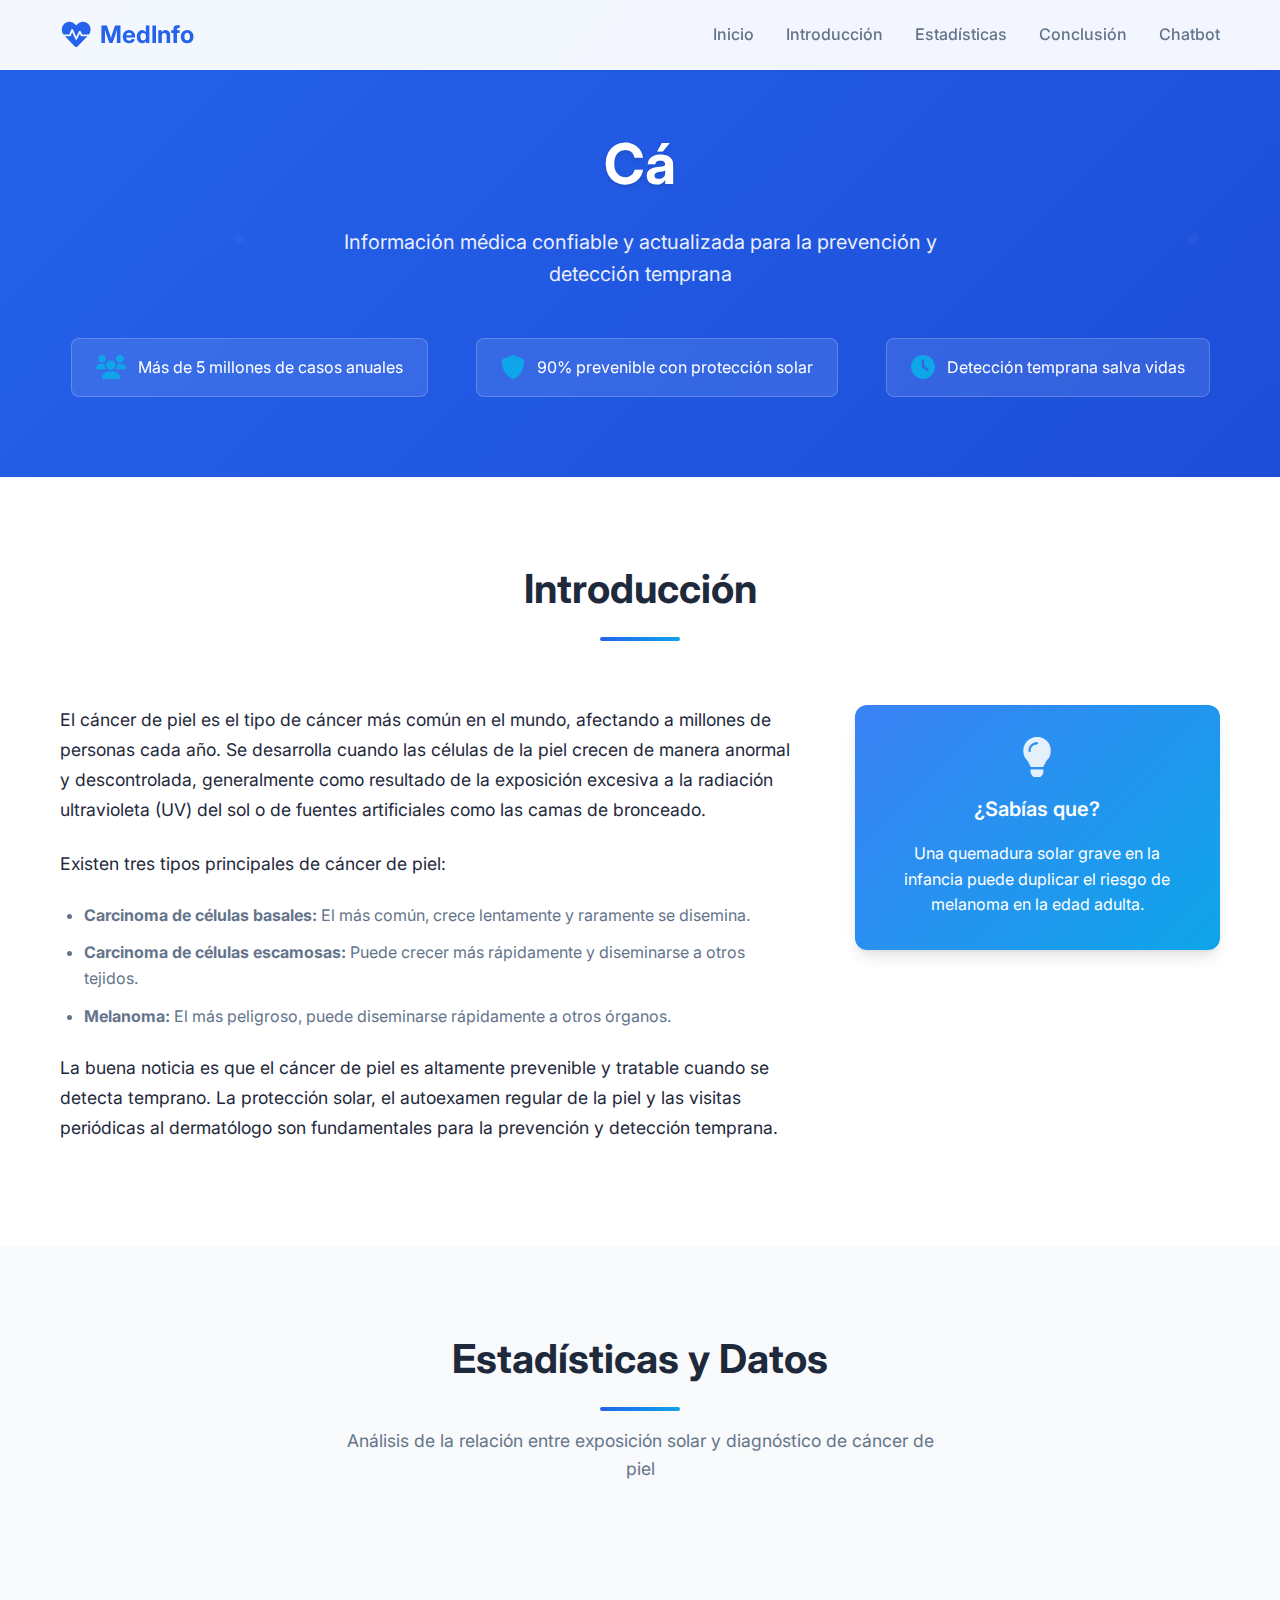
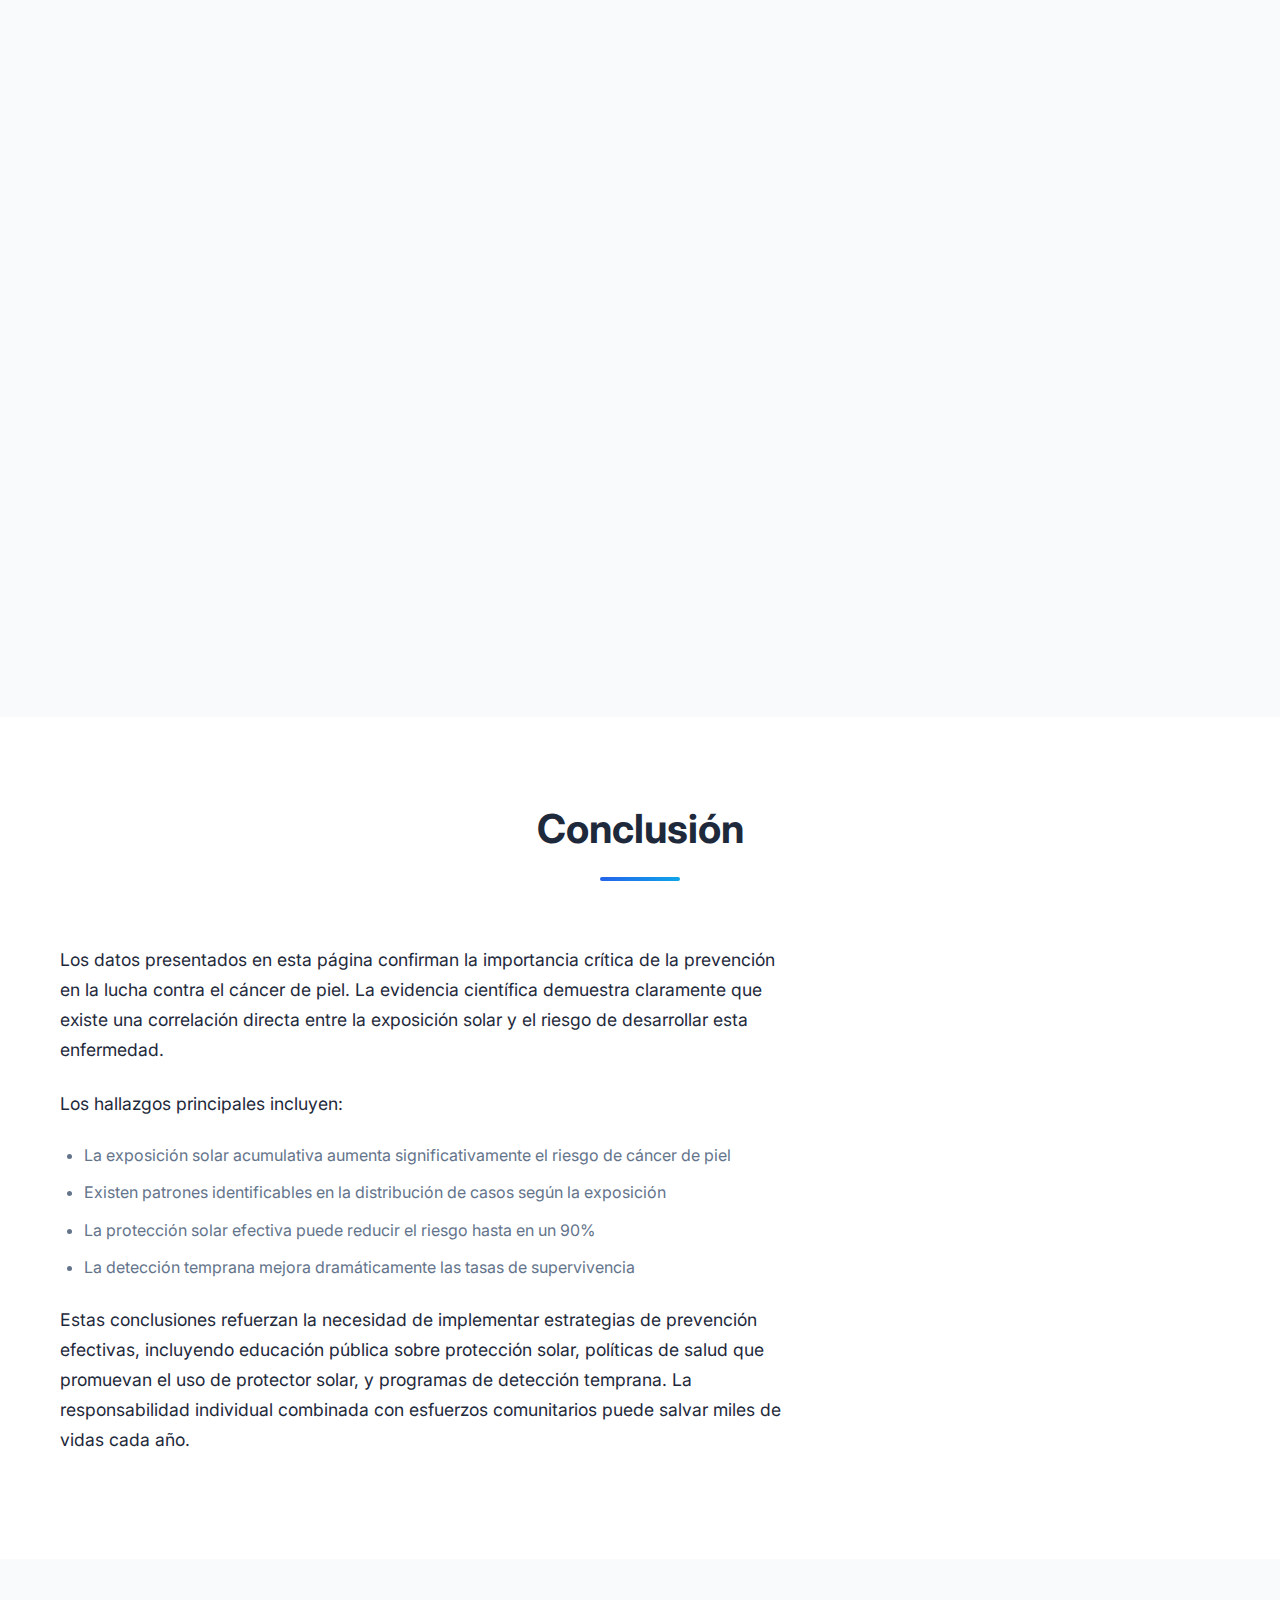
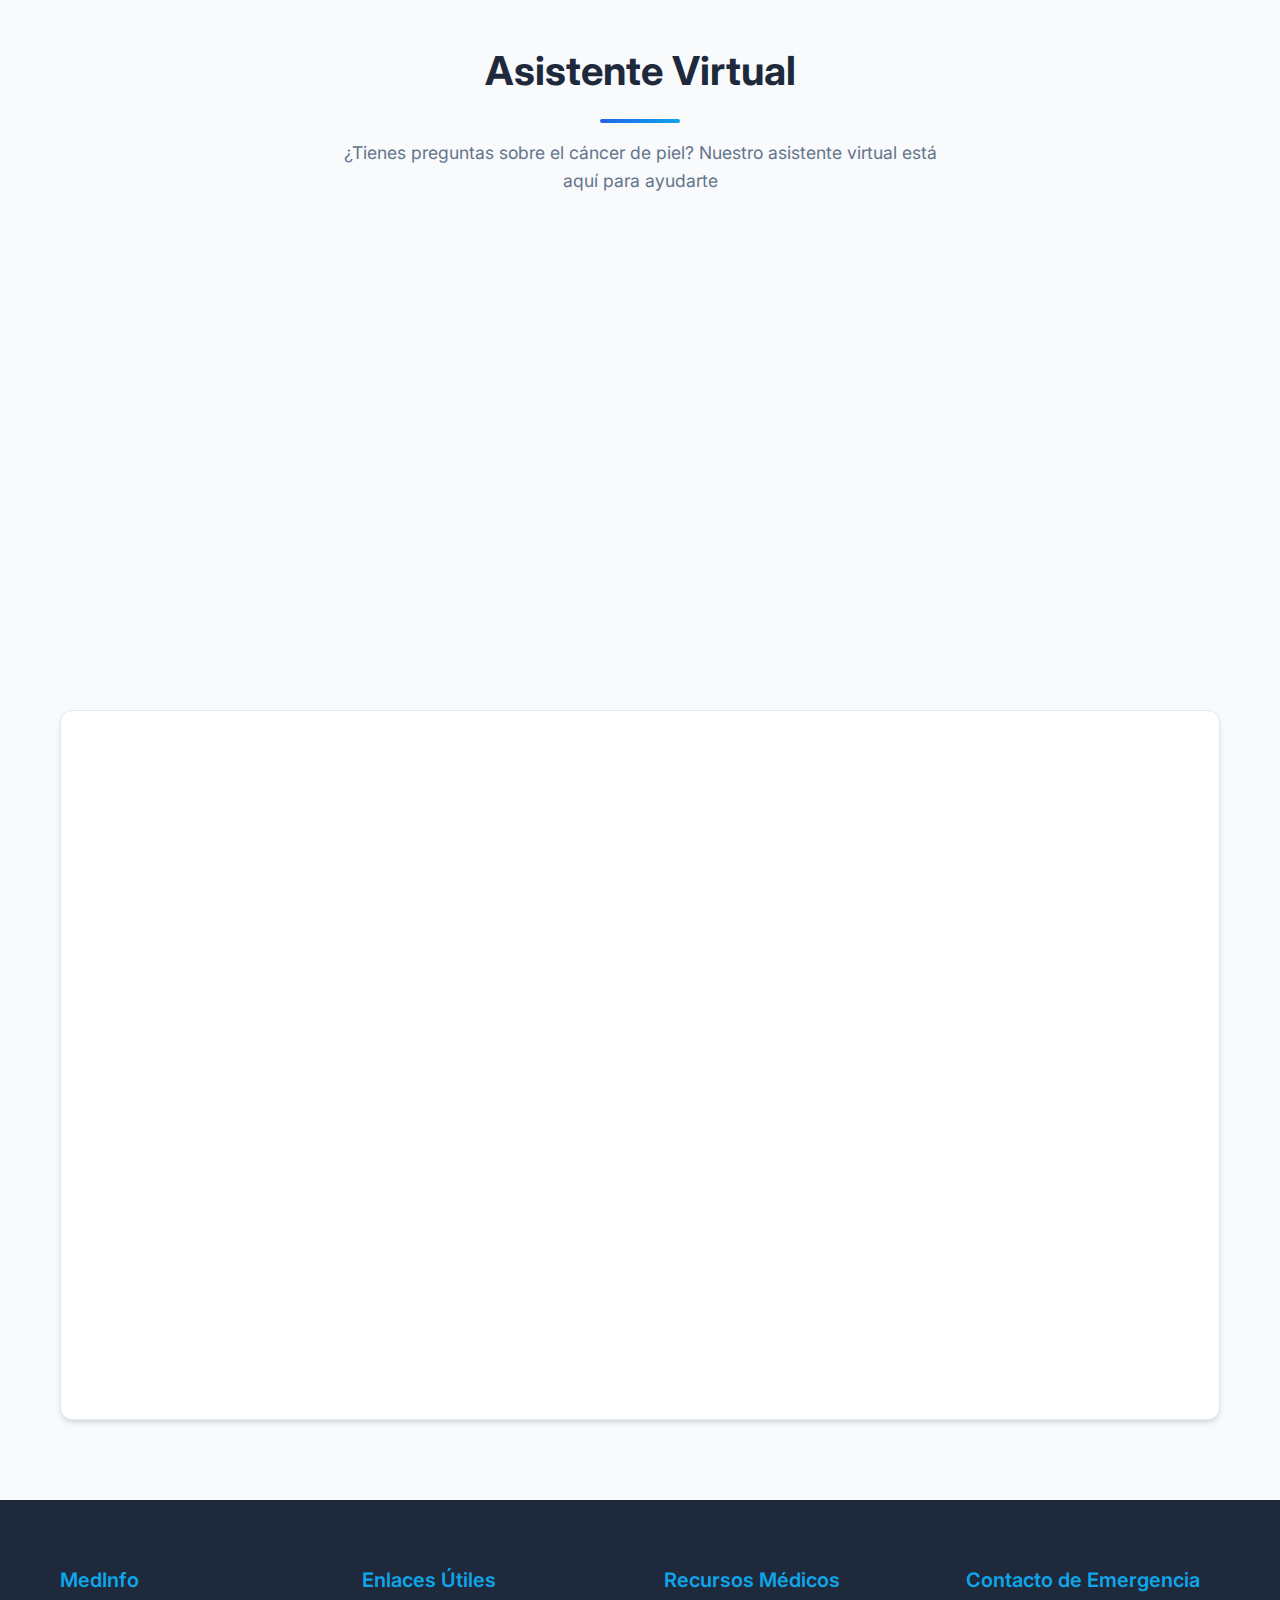
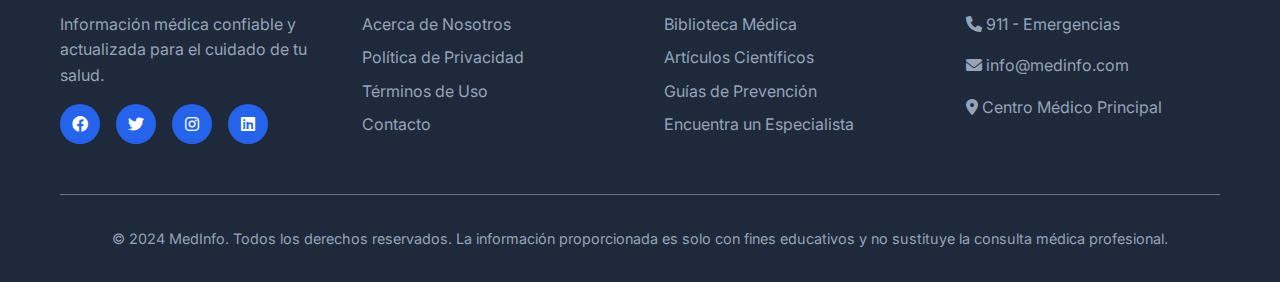
<file: index.html>
<!DOCTYPE html>
<html lang="es">
<head>
    <meta charset="UTF-8">
    <meta name="viewport" content="width=device-width, initial-scale=1.0">
    <title>Cáncer de Piel - Información Médica</title>
    <link rel="stylesheet" href="styles.css">
    <link href="https://fonts.googleapis.com/css2?family=Inter:wght@300;400;500;600;700&display=swap" rel="stylesheet">
    <link rel="stylesheet" href="https://cdnjs.cloudflare.com/ajax/libs/font-awesome/6.0.0/css/all.min.css">
</head>
<body>
    <!-- Header -->
    <header class="header">
        <div class="container">
            <div class="header-content">
                <div class="logo">
                    <i class="fas fa-heartbeat"></i>
                    <span>MedInfo</span>
                </div>
                <nav class="nav">
                    <a href="#inicio">Inicio</a>
                    <a href="#introduccion">Introducción</a>
                    <a href="#estadisticas">Estadísticas</a>
                    <a href="#conclusion">Conclusión</a>
                    <a href="#chatbot">Chatbot</a>
                </nav>
            </div>
        </div>
    </header>

    <!-- Hero Section -->
    <section id="inicio" class="hero">
        <div class="container">
            <div class="hero-content">
                <h1 class="hero-title">Cáncer de Piel</h1>
                <p class="hero-subtitle">Información médica confiable y actualizada para la prevención y detección temprana</p>
                <div class="hero-stats">
                    <div class="stat-item">
                        <i class="fas fa-users"></i>
                        <span>Más de 5 millones de casos anuales</span>
                    </div>
                    <div class="stat-item">
                        <i class="fas fa-shield-alt"></i>
                        <span>90% prevenible con protección solar</span>
                    </div>
                    <div class="stat-item">
                        <i class="fas fa-clock"></i>
                        <span>Detección temprana salva vidas</span>
                    </div>
                </div>
            </div>
        </div>
    </section>

    <!-- Introducción -->
    <section id="introduccion" class="section">
        <div class="container">
            <div class="section-header">
                <h2>Introducción</h2>
                <div class="section-divider"></div>
            </div>
            <div class="intro-content">
                <div class="intro-text">
                    <p>El cáncer de piel es el tipo de cáncer más común en el mundo, afectando a millones de personas cada año. Se desarrolla cuando las células de la piel crecen de manera anormal y descontrolada, generalmente como resultado de la exposición excesiva a la radiación ultravioleta (UV) del sol o de fuentes artificiales como las camas de bronceado.</p>
                    
                    <p>Existen tres tipos principales de cáncer de piel:</p>
                    <ul>
                        <li><strong>Carcinoma de células basales:</strong> El más común, crece lentamente y raramente se disemina.</li>
                        <li><strong>Carcinoma de células escamosas:</strong> Puede crecer más rápidamente y diseminarse a otros tejidos.</li>
                        <li><strong>Melanoma:</strong> El más peligroso, puede diseminarse rápidamente a otros órganos.</li>
                    </ul>
                    
                    <p>La buena noticia es que el cáncer de piel es altamente prevenible y tratable cuando se detecta temprano. La protección solar, el autoexamen regular de la piel y las visitas periódicas al dermatólogo son fundamentales para la prevención y detección temprana.</p>
                </div>
                <div class="intro-image">
                    <div class="info-card">
                        <i class="fas fa-lightbulb"></i>
                        <h3>¿Sabías que?</h3>
                        <p>Una quemadura solar grave en la infancia puede duplicar el riesgo de melanoma en la edad adulta.</p>
                    </div>
                </div>
            </div>
        </div>
    </section>

    <!-- Estadísticas -->
    <section id="estadisticas" class="section bg-light">
        <div class="container">
            <div class="section-header">
                <h2>Estadísticas y Datos</h2>
                <div class="section-divider"></div>
                <p>Análisis de la relación entre exposición solar y diagnóstico de cáncer de piel</p>
            </div>
            
            <div class="stats-grid">
                <div class="stat-card">
                    <div class="stat-image">
                        <img src="distribucion de horas de sol diarias por diagnostico de cancer de piel.jpg" alt="Distribución de horas de sol diarias por diagnóstico de cáncer de piel">
                    </div>
                    <div class="stat-content">
                        <h3>Distribución de Exposición Solar</h3>
                        <p>Este gráfico muestra la distribución de horas de exposición solar diaria en relación con los diferentes tipos de diagnóstico de cáncer de piel. Los datos revelan patrones importantes sobre cómo la exposición solar acumulativa afecta el riesgo de desarrollar la enfermedad.</p>
                        <div class="stat-highlights">
                            <div class="highlight">
                                <i class="fas fa-chart-line"></i>
                                <span>Análisis de patrones de exposición</span>
                            </div>
                            <div class="highlight">
                                <i class="fas fa-exclamation-triangle"></i>
                                <span>Identificación de grupos de riesgo</span>
                            </div>
                        </div>
                    </div>
                </div>

                <div class="stat-card">
                    <div class="stat-image">
                        <img src="horas de sol diarias vs probabilidad del cancer de piel.jpg" alt="Horas de sol diarias vs probabilidad del cáncer de piel">
                    </div>
                    <div class="stat-content">
                        <h3>Probabilidad vs Exposición Solar</h3>
                        <p>Esta visualización correlaciona directamente las horas de exposición solar diaria con la probabilidad de desarrollar cáncer de piel. Los resultados demuestran una relación clara entre la exposición UV y el riesgo de la enfermedad, proporcionando evidencia científica para las recomendaciones de protección solar.</p>
                        <div class="stat-highlights">
                            <div class="highlight">
                                <i class="fas fa-arrow-up"></i>
                                <span>Correlación directa con riesgo</span>
                            </div>
                            <div class="highlight">
                                <i class="fas fa-shield-alt"></i>
                                <span>Base para recomendaciones preventivas</span>
                            </div>
                        </div>
                    </div>
                </div>
            </div>
        </div>
    </section>

    <!-- Conclusión -->
    <section id="conclusion" class="section">
        <div class="container">
            <div class="section-header">
                <h2>Conclusión</h2>
                <div class="section-divider"></div>
            </div>
            <div class="conclusion-content">
                <div class="conclusion-text">
                    <p>Los datos presentados en esta página confirman la importancia crítica de la prevención en la lucha contra el cáncer de piel. La evidencia científica demuestra claramente que existe una correlación directa entre la exposición solar y el riesgo de desarrollar esta enfermedad.</p>
                    
                    <p>Los hallazgos principales incluyen:</p>
                    <ul>
                        <li>La exposición solar acumulativa aumenta significativamente el riesgo de cáncer de piel</li>
                        <li>Existen patrones identificables en la distribución de casos según la exposición</li>
                        <li>La protección solar efectiva puede reducir el riesgo hasta en un 90%</li>
                        <li>La detección temprana mejora dramáticamente las tasas de supervivencia</li>
                    </ul>
                    
                    <p>Estas conclusiones refuerzan la necesidad de implementar estrategias de prevención efectivas, incluyendo educación pública sobre protección solar, políticas de salud que promuevan el uso de protector solar, y programas de detección temprana. La responsabilidad individual combinada con esfuerzos comunitarios puede salvar miles de vidas cada año.</p>
                </div>
                <div class="conclusion-callout">
                    <div class="callout-card">
                        <i class="fas fa-hand-holding-heart"></i>
                        <h3>Tu Salud es Prioridad</h3>
                        <p>Recuerda: la prevención es siempre mejor que el tratamiento. Protege tu piel, protege tu vida.</p>
                        <div class="callout-actions">
                            <button class="btn btn-primary">Más Información</button>
                            <button class="btn btn-secondary">Contactar Especialista</button>
                        </div>
                    </div>
                </div>
            </div>
        </div>
    </section>

    <!-- Chatbot Section -->
    <section id="chatbot" class="section bg-light">
        <div class="container">
            <div class="section-header">
                <h2>Asistente Virtual</h2>
                <div class="section-divider"></div>
                <p>¿Tienes preguntas sobre el cáncer de piel? Nuestro asistente virtual está aquí para ayudarte</p>
            </div>
            
            <div class="chatbot-intro">
                <div class="chatbot-info">
                    <div class="chatbot-icon">
                        <i class="fas fa-robot"></i>
                    </div>
                    <div class="chatbot-text">
                        <h3>Asistente Médico Virtual</h3>
                        <p>Nuestro chatbot especializado puede responder tus dudas sobre:</p>
                        <ul>
                            <li>Síntomas y signos de alerta</li>
                            <li>Factores de riesgo y prevención</li>
                            <li>Tratamientos disponibles</li>
                            <li>Recomendaciones de protección solar</li>
                            <li>Cuándo consultar a un especialista</li>
                        </ul>
                        <p><strong>Nota:</strong> Este asistente proporciona información educativa general. Para diagnóstico y tratamiento específico, siempre consulta con un profesional de la salud.</p>
                    </div>
                </div>
            </div>
            
            <div class="chatbot-container">
                <iframe
                    src="https://www.chatbase.co/chatbot-iframe/w4R5m0epdlFoomBEEJwmw"
                    width="100%"
                    style="height: 100%; min-height: 700px"
                    frameborder="0"
                ></iframe>
            </div>
        </div>
    </section>

    <!-- Footer -->
    <footer class="footer">
        <div class="container">
            <div class="footer-content">
                <div class="footer-section">
                    <h4>MedInfo</h4>
                    <p>Información médica confiable y actualizada para el cuidado de tu salud.</p>
                    <div class="social-links">
                        <a href="#"><i class="fab fa-facebook"></i></a>
                        <a href="#"><i class="fab fa-twitter"></i></a>
                        <a href="#"><i class="fab fa-instagram"></i></a>
                        <a href="#"><i class="fab fa-linkedin"></i></a>
                    </div>
                </div>
                <div class="footer-section">
                    <h4>Enlaces Útiles</h4>
                    <ul>
                        <li><a href="#">Acerca de Nosotros</a></li>
                        <li><a href="#">Política de Privacidad</a></li>
                        <li><a href="#">Términos de Uso</a></li>
                        <li><a href="#">Contacto</a></li>
                    </ul>
                </div>
                <div class="footer-section">
                    <h4>Recursos Médicos</h4>
                    <ul>
                        <li><a href="#">Biblioteca Médica</a></li>
                        <li><a href="#">Artículos Científicos</a></li>
                        <li><a href="#">Guías de Prevención</a></li>
                        <li><a href="#">Encuentra un Especialista</a></li>
                    </ul>
                </div>
                <div class="footer-section">
                    <h4>Contacto de Emergencia</h4>
                    <p><i class="fas fa-phone"></i> 911 - Emergencias</p>
                    <p><i class="fas fa-envelope"></i> info@medinfo.com</p>
                    <p><i class="fas fa-map-marker-alt"></i> Centro Médico Principal</p>
                </div>
            </div>
            <div class="footer-bottom">
                <p>&copy; 2024 MedInfo. Todos los derechos reservados. La información proporcionada es solo con fines educativos y no sustituye la consulta médica profesional.</p>
            </div>
        </div>
    </footer>

    <script src="script.js"></script>
</body>
</html>
</file>
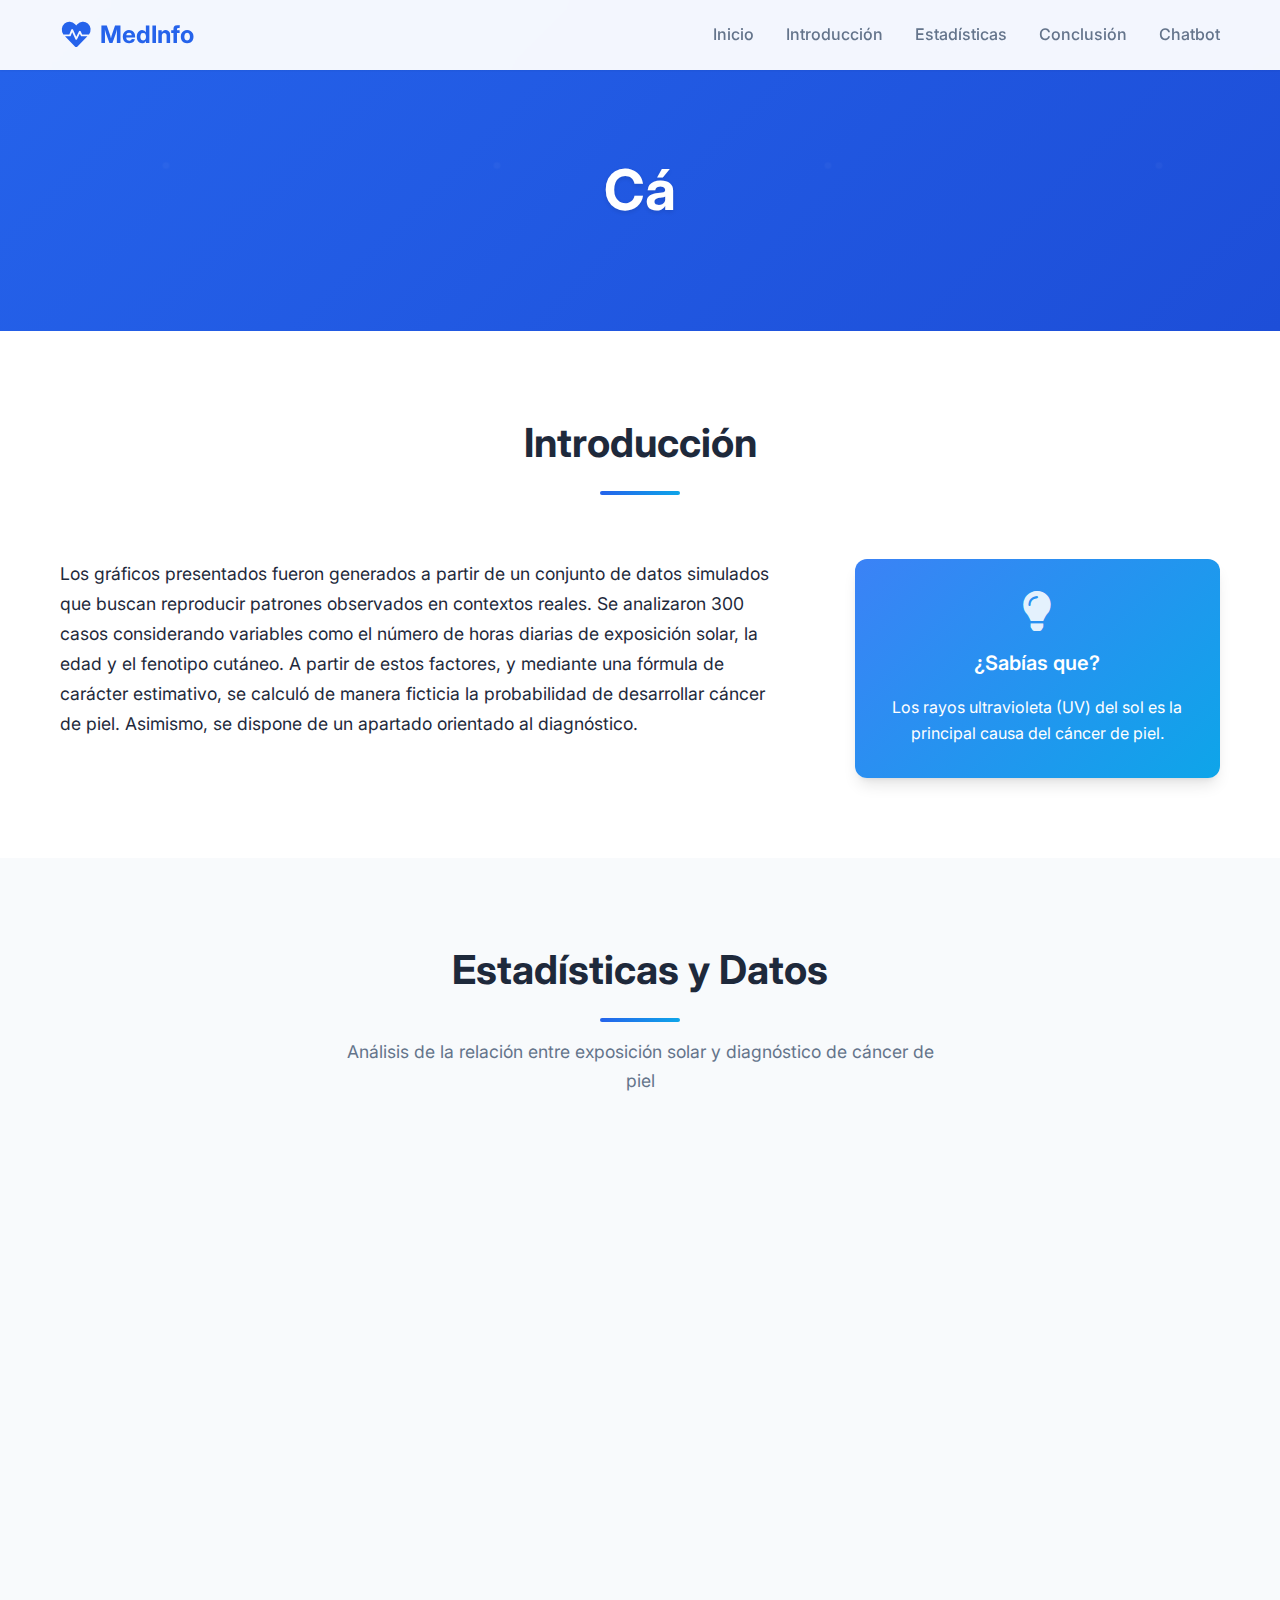
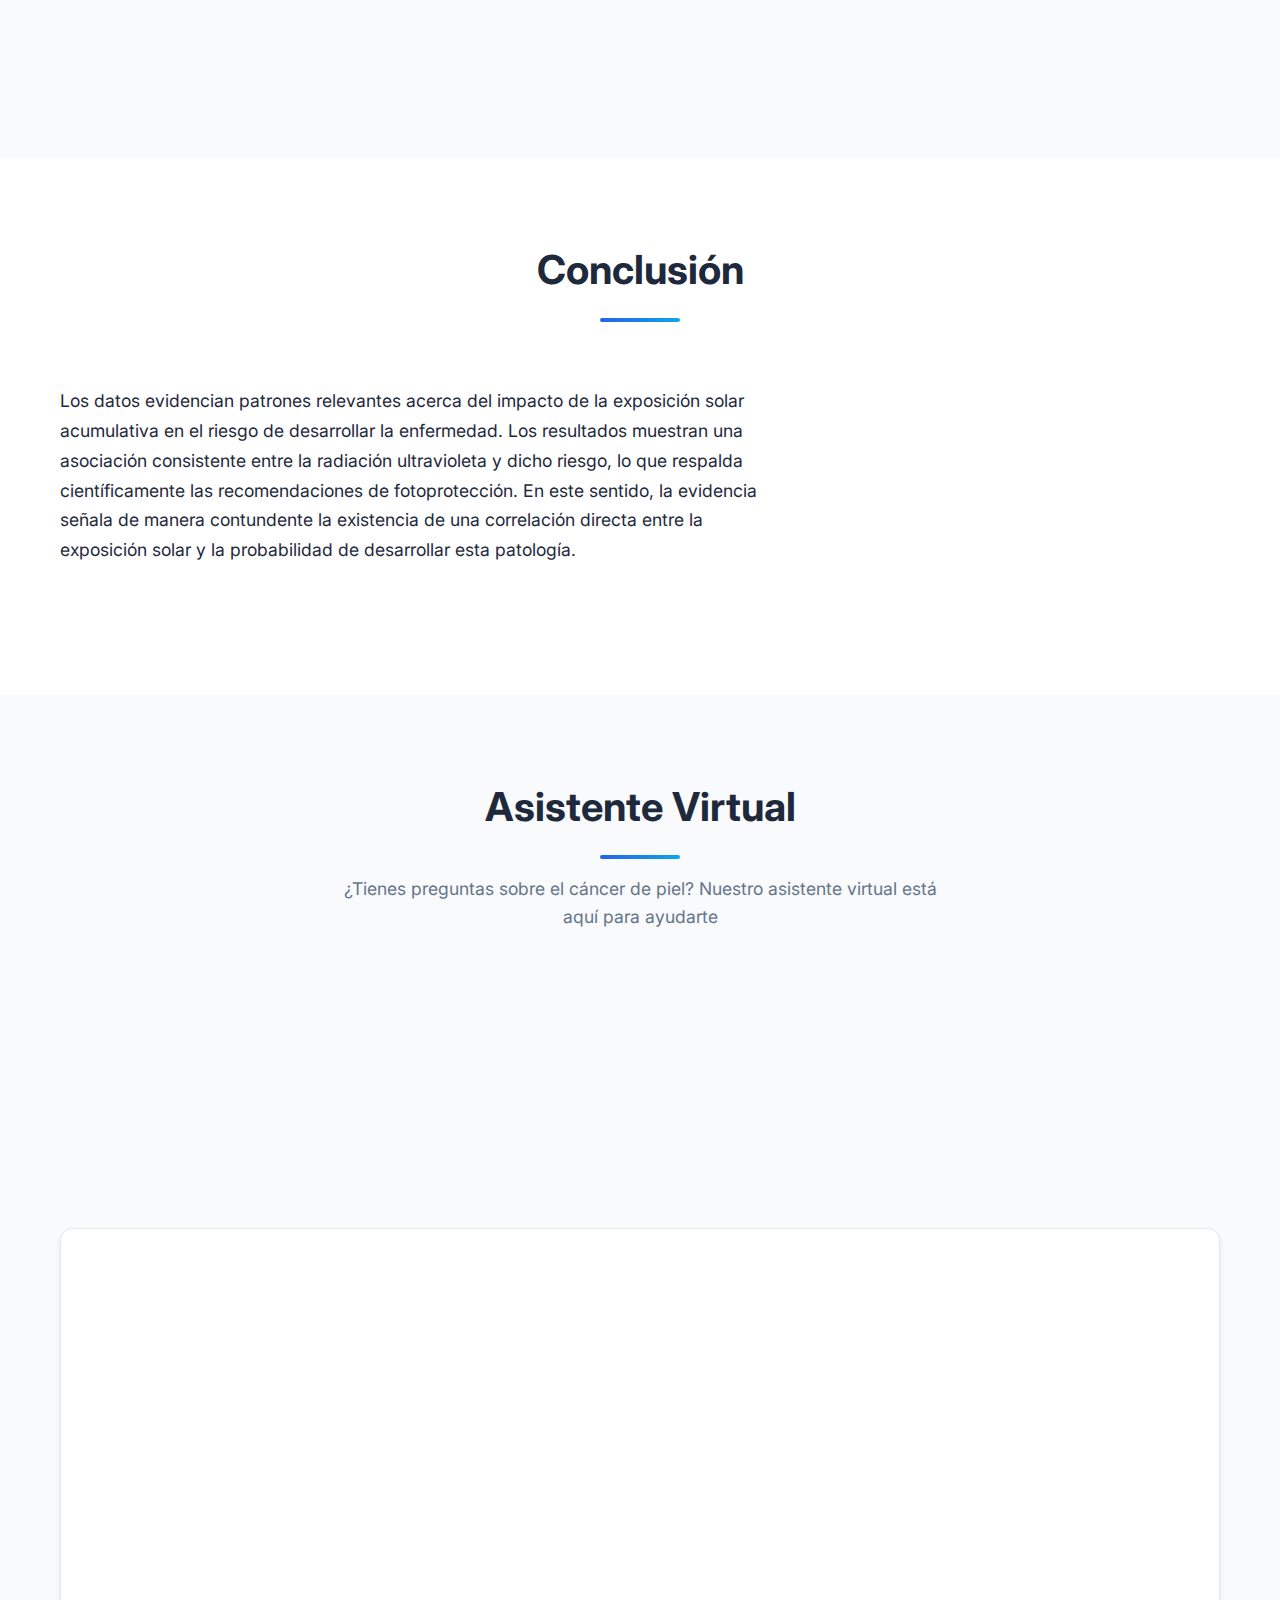
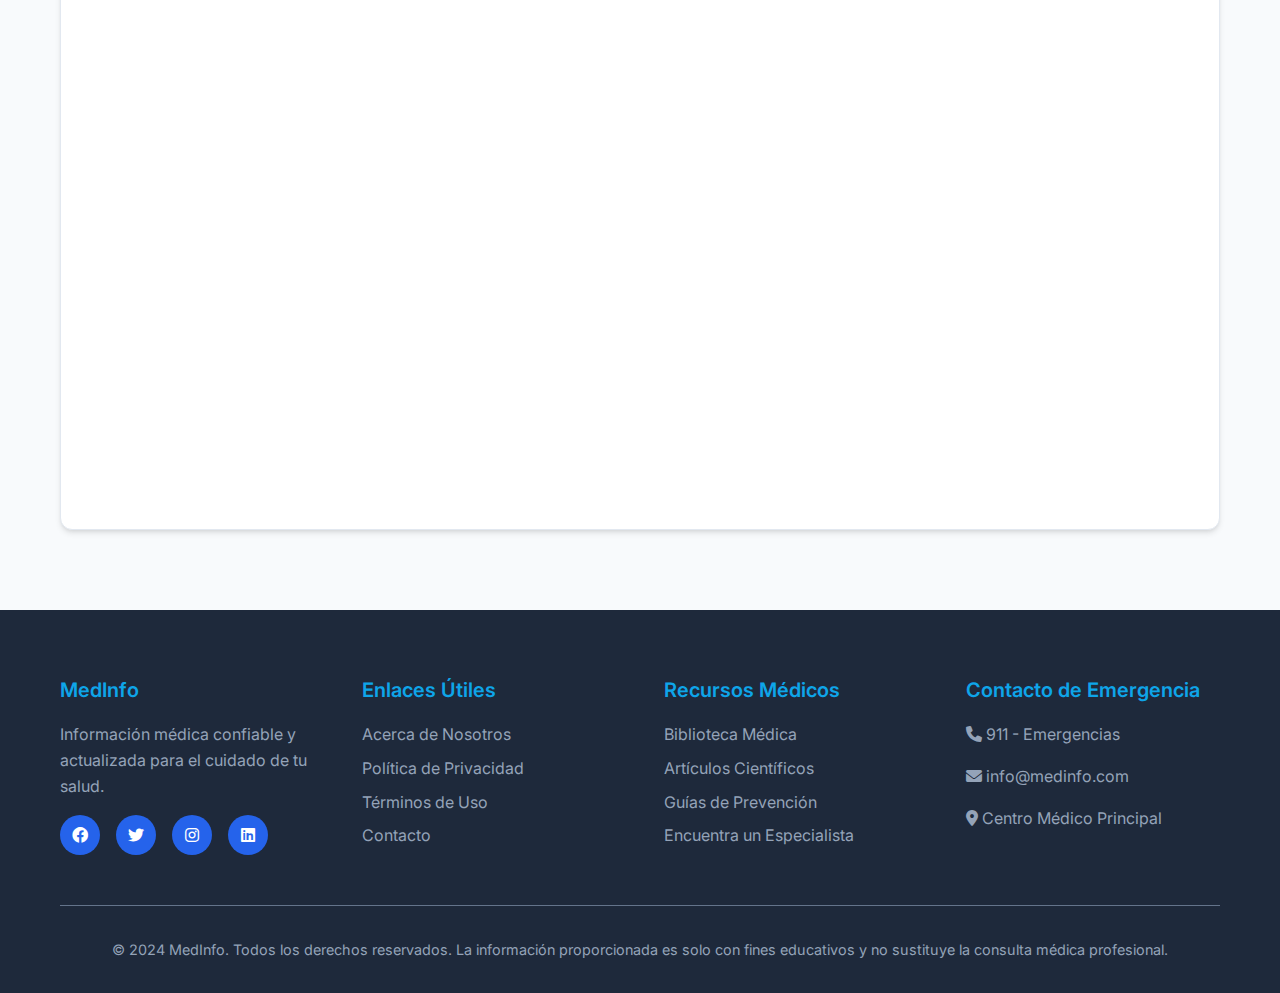
<file: index2.html>
<html lang="es"><head>
    <meta charset="UTF-8">
    <meta name="viewport" content="width=device-width, initial-scale=1.0">
    <title>Cáncer de Piel - Información Médica</title>
    <link rel="stylesheet" href="styles.css">
    <link href="https://fonts.googleapis.com/css2?family=Inter:wght@300;400;500;600;700&amp;display=swap" rel="stylesheet">
    <link rel="stylesheet" href="https://cdnjs.cloudflare.com/ajax/libs/font-awesome/6.0.0/css/all.min.css">
<style type="text/css" id="operaUserStyle"></style><style>
        .ripple {
            position: absolute;
            border-radius: 50%;
            background: rgba(255, 255, 255, 0.3);
            transform: scale(0);
            animation: ripple-animation 0.6s linear;
            pointer-events: none;
        }
        
        @keyframes ripple-animation {
            to {
                transform: scale(4);
                opacity: 0;
            }
        }
        
        .tooltip {
            position: absolute;
            background: var(--text-primary);
            color: white;
            padding: 0.5rem 1rem;
            border-radius: var(--border-radius);
            font-size: 0.875rem;
            z-index: 1000;
            pointer-events: none;
            white-space: nowrap;
        }
        
        .tooltip::after {
            content: '';
            position: absolute;
            top: 100%;
            left: 50%;
            transform: translateX(-50%);
            border: 5px solid transparent;
            border-top-color: var(--text-primary);
        }
        
        .mobile-menu-btn {
            display: none;
            background: none;
            border: none;
            font-size: 1.5rem;
            color: var(--primary-color);
            cursor: pointer;
            padding: 0.5rem;
        }
        
        .scroll-to-top {
            position: fixed;
            bottom: 2rem;
            right: 2rem;
            width: 50px;
            height: 50px;
            background: var(--primary-color);
            color: white;
            border: none;
            border-radius: 50%;
            cursor: pointer;
            opacity: 0;
            visibility: hidden;
            transition: all 0.3s ease;
            z-index: 1000;
            box-shadow: var(--shadow-lg);
        }
        
        .scroll-to-top.show {
            opacity: 1;
            visibility: visible;
        }
        
        .scroll-to-top:hover {
            background: var(--primary-dark);
            transform: translateY(-2px);
        }
        
        @media (max-width: 768px) {
            .mobile-menu-btn {
                display: block;
            }
            
            .mobile-nav {
                position: absolute;
                top: 100%;
                left: 0;
                right: 0;
                background: var(--bg-primary);
                flex-direction: column;
                padding: 1rem;
                box-shadow: var(--shadow-md);
                transform: translateY(-100%);
                opacity: 0;
                visibility: hidden;
                transition: all 0.3s ease;
            }
            
            .mobile-nav.active {
                transform: translateY(0);
                opacity: 1;
                visibility: visible;
            }
        }
    </style></head>
<body>
    <!-- Header -->
    <header class="header" style="background-color: rgba(255, 255, 255, 0.95); box-shadow: rgba(0, 0, 0, 0.05) 0px 1px 2px 0px;">
        <div class="container">
            <div class="header-content">
                <div class="logo">
                    <i class="fas fa-heartbeat"></i>
                    <span>MedInfo</span>
                </div>
                <nav class="nav">
                    <a href="#inicio">Inicio</a>
                    <a href="#introduccion">Introducción</a>
                    <a href="#estadisticas">Estadísticas</a>
                    <a href="#conclusion">Conclusión</a>
                    <a href="#chatbot">Chatbot</a>
                </nav>
            </div>
        </div>
    </header>

    <!-- Hero Section -->
    <section id="inicio" class="hero" style="transform: translateY(0px);"><br>
        
        <div class="container">
            <div class="hero-content">
                <h1 class="hero-title">Cáncer de Piel</h1>
                
                
            </div>
        </div>
    </section>

    <!-- Introducción -->
    <section id="introduccion" class="section">
        <div class="container">
            <div class="section-header">
                <h2>Introducción</h2>
                <div class="section-divider"></div>
            </div>
            <div class="intro-content">
                <div class="intro-text">
                    <p>Los gráficos presentados fueron generados a partir de un conjunto de datos simulados que buscan reproducir patrones observados en contextos reales. Se analizaron 300 casos considerando variables como el número de horas diarias de exposición solar, la edad y el fenotipo cutáneo. A partir de estos factores, y mediante una fórmula de carácter estimativo, se calculó de manera ficticia la probabilidad de desarrollar cáncer de piel. Asimismo, se dispone de un apartado orientado al diagnóstico.</p>
                    
                    
                    
                    
                    
                </div>
                <div class="intro-image">
                    <div class="info-card" style="opacity: 1; transform: translateY(0px); transition: opacity 0.6s, transform 0.6s;">
                        <i class="fas fa-lightbulb"></i>
                        <h3>¿Sabías que?</h3>
                        <p>Los rayos ultravioleta (UV) del sol es la principal causa del cáncer de piel.</p>
                    </div>
                </div>
            </div>
        </div>
    </section>

    <!-- Estadísticas -->
    <section id="estadisticas" class="section bg-light">
        <div class="container">
            <div class="section-header">
                <h2>Estadísticas y Datos</h2>
                <div class="section-divider"></div>
                <p>Análisis de la relación entre exposición solar y diagnóstico de cáncer de piel</p>
            </div>
            
            <div class="stats-grid">
                <div class="stat-card" style="opacity: 1; transform: translateY(0px); transition: opacity 0.6s, transform 0.6s;">
                    <div class="stat-image">
                        <img src="distribucion de horas de sol diarias por diagnostico de cancer de piel.jpg" alt="Distribución de horas de sol diarias por diagnóstico de cáncer de piel">
                    </div>
                    <div class="stat-content">
                        <h3>Distribución de Exposición Solar</h3>
                        <p>Este gráfico muestra la distribución de horas de exposición solar diaria en relación con los diferentes tipos de diagnóstico de cáncer de piel.</p>
                        
                    </div>
                </div>

                <div class="stat-card" style="opacity: 1; transform: translateY(0px); transition: opacity 0.6s, transform 0.6s;">
                    <div class="stat-image">
                        <img alt="Horas de sol diarias vs probabilidad del cáncer de piel" src="horas de sol diarias vs probabilidad del cancer de piel.jpg">
                    </div>
                    <div class="stat-content">
                        <h3>Probabilidad vs Exposición Solar</h3>
                        <p>Esta visualización correlaciona directamente las horas de exposición solar diaria con la probabilidad de desarrollar cáncer de piel.</p>
                        
                    </div>
                </div>
            </div>
        </div>
    </section>

    <!-- Conclusión -->
    <section id="conclusion" class="section">
        <div class="container">
            <div class="section-header">
                <h2>Conclusión</h2>
                <div class="section-divider"></div>
            </div>
            <div class="conclusion-content">
                <div class="conclusion-text">
                    <p>Los datos evidencian patrones relevantes acerca del impacto de la exposición solar acumulativa en el riesgo de desarrollar la enfermedad. Los resultados muestran una asociación consistente entre la radiación ultravioleta y dicho riesgo, lo que respalda científicamente las recomendaciones de fotoprotección. En este sentido, la evidencia señala de manera contundente la existencia de una correlación directa entre la exposición solar y la probabilidad de desarrollar esta patología.</p>
                    
                    
                    
                    
                    
                </div>
                <div class="conclusion-callout">
                    <div class="callout-card" style="opacity: 1; transform: translateY(0px); transition: opacity 0.6s, transform 0.6s;">
                        <i class="fas fa-hand-holding-heart"></i>
                        
                        <p>La prevención es siempre mejor que el tratamiento. Protege tu piel, protege tu vida.</p>
                        
                    </div>
                </div>
            </div>
        </div>
    </section>

    <!-- Chatbot Section -->
    <section id="chatbot" class="section bg-light">
        <div class="container">
            <div class="section-header">
                <h2>Asistente Virtual</h2>
                <div class="section-divider"></div>
                <p>¿Tienes preguntas sobre el cáncer de piel? Nuestro asistente virtual está aquí para ayudarte</p>
            </div>
            
            <div class="chatbot-intro">
                <div class="chatbot-info" style="opacity: 1; transform: translateY(0px); transition: opacity 0.6s, transform 0.6s;">
                    <div class="chatbot-icon">
                        <i class="fas fa-robot"></i>
                    </div>
                    <div class="chatbot-text">
                        <h3>Asistente Médico Virtual</h3>
                        <p>El chatbot tiene como propósito resolver inquietudes relacionadas con el cáncer de piel, así como ofrecer información acerca del proceso seguido para la elaboración de la gráfica presentada en esta página.</p>
                        
                        
                    </div>
                </div>
            </div>
            
            <div class="chatbot-container">
                <iframe src="https://www.chatbase.co/chatbot-iframe/w4R5m0epdlFoomBEEJwmw" width="100%" style="height: 100%; min-height: 700px" frameborder="0"></iframe>
            </div>
        </div>
    </section>

    <!-- Footer -->
    <footer class="footer">
        <div class="container">
            <div class="footer-content">
                <div class="footer-section">
                    <h4>MedInfo</h4>
                    <p>Información médica confiable y actualizada para el cuidado de tu salud.</p>
                    <div class="social-links">
                        <a href="#"><i class="fab fa-facebook"></i></a>
                        <a href="#"><i class="fab fa-twitter"></i></a>
                        <a href="#"><i class="fab fa-instagram"></i></a>
                        <a href="#"><i class="fab fa-linkedin"></i></a>
                    </div>
                </div>
                <div class="footer-section">
                    <h4>Enlaces Útiles</h4>
                    <ul>
                        <li><a href="#">Acerca de Nosotros</a></li>
                        <li><a href="#">Política de Privacidad</a></li>
                        <li><a href="#">Términos de Uso</a></li>
                        <li><a href="#">Contacto</a></li>
                    </ul>
                </div>
                <div class="footer-section">
                    <h4>Recursos Médicos</h4>
                    <ul>
                        <li><a href="#">Biblioteca Médica</a></li>
                        <li><a href="#">Artículos Científicos</a></li>
                        <li><a href="#">Guías de Prevención</a></li>
                        <li><a href="#">Encuentra un Especialista</a></li>
                    </ul>
                </div>
                <div class="footer-section">
                    <h4>Contacto de Emergencia</h4>
                    <p><i class="fas fa-phone"></i> 911 - Emergencias</p>
                    <p><i class="fas fa-envelope"></i> info@medinfo.com</p>
                    <p><i class="fas fa-map-marker-alt"></i> Centro Médico Principal</p>
                </div>
            </div>
            <div class="footer-bottom">
                <p>© 2024 MedInfo. Todos los derechos reservados. La información proporcionada es solo con fines educativos y no sustituye la consulta médica profesional.</p>
            </div>
        </div>
    </footer>

    <script src="script.js"></script>


<button class="scroll-to-top"><i class="fas fa-arrow-up"></i></button></body></html>
</file>
<file: styles.css>
/* Reset y configuración base */
* {
    margin: 0;
    padding: 0;
    box-sizing: border-box;
}

:root {
    --primary-color: #2563eb;
    --primary-dark: #1d4ed8;
    --primary-light: #3b82f6;
    --secondary-color: #64748b;
    --accent-color: #0ea5e9;
    --success-color: #10b981;
    --warning-color: #f59e0b;
    --danger-color: #ef4444;
    --text-primary: #1e293b;
    --text-secondary: #64748b;
    --text-light: #94a3b8;
    --bg-primary: #ffffff;
    --bg-secondary: #f8fafc;
    --bg-light: #f1f5f9;
    --border-color: #e2e8f0;
    --shadow-sm: 0 1px 2px 0 rgb(0 0 0 / 0.05);
    --shadow-md: 0 4px 6px -1px rgb(0 0 0 / 0.1), 0 2px 4px -2px rgb(0 0 0 / 0.1);
    --shadow-lg: 0 10px 15px -3px rgb(0 0 0 / 0.1), 0 4px 6px -4px rgb(0 0 0 / 0.1);
    --shadow-xl: 0 20px 25px -5px rgb(0 0 0 / 0.1), 0 8px 10px -6px rgb(0 0 0 / 0.1);
    --border-radius: 8px;
    --border-radius-lg: 12px;
    --transition: all 0.3s ease;
}

body {
    font-family: 'Inter', -apple-system, BlinkMacSystemFont, 'Segoe UI', Roboto, sans-serif;
    line-height: 1.6;
    color: var(--text-primary);
    background-color: var(--bg-primary);
    font-size: 16px;
}

.container {
    max-width: 1200px;
    margin: 0 auto;
    padding: 0 20px;
}

/* Header */
.header {
    background: var(--bg-primary);
    box-shadow: var(--shadow-sm);
    position: fixed;
    top: 0;
    left: 0;
    right: 0;
    z-index: 1000;
    backdrop-filter: blur(10px);
    background-color: rgba(255, 255, 255, 0.95);
}

.header-content {
    display: flex;
    justify-content: space-between;
    align-items: center;
    padding: 1rem 0;
}

.logo {
    display: flex;
    align-items: center;
    gap: 0.5rem;
    font-size: 1.5rem;
    font-weight: 700;
    color: var(--primary-color);
}

.logo i {
    font-size: 1.8rem;
}

.nav {
    display: flex;
    gap: 2rem;
}

.nav a {
    text-decoration: none;
    color: var(--text-secondary);
    font-weight: 500;
    transition: var(--transition);
    position: relative;
}

.nav a:hover {
    color: var(--primary-color);
}

.nav a::after {
    content: '';
    position: absolute;
    bottom: -5px;
    left: 0;
    width: 0;
    height: 2px;
    background: var(--primary-color);
    transition: var(--transition);
}

.nav a:hover::after {
    width: 100%;
}

/* Hero Section */
.hero {
    background: linear-gradient(135deg, var(--primary-color) 0%, var(--primary-dark) 100%);
    color: white;
    padding: 120px 0 80px;
    text-align: center;
    position: relative;
    overflow: hidden;
}

.hero::before {
    content: '';
    position: absolute;
    top: 0;
    left: 0;
    right: 0;
    bottom: 0;
    background: url('data:image/svg+xml,<svg xmlns="http://www.w3.org/2000/svg" viewBox="0 0 100 100"><defs><pattern id="grain" width="100" height="100" patternUnits="userSpaceOnUse"><circle cx="50" cy="50" r="1" fill="white" opacity="0.1"/></pattern></defs><rect width="100" height="100" fill="url(%23grain)"/></svg>');
    opacity: 0.3;
}

.hero-content {
    position: relative;
    z-index: 2;
}

.hero-title {
    font-size: 3.5rem;
    font-weight: 700;
    margin-bottom: 1rem;
    text-shadow: 0 2px 4px rgba(0, 0, 0, 0.1);
}

.hero-subtitle {
    font-size: 1.25rem;
    margin-bottom: 3rem;
    opacity: 0.9;
    max-width: 600px;
    margin-left: auto;
    margin-right: auto;
}

.hero-stats {
    display: flex;
    justify-content: center;
    gap: 3rem;
    flex-wrap: wrap;
}

.stat-item {
    display: flex;
    align-items: center;
    gap: 0.75rem;
    background: rgba(255, 255, 255, 0.1);
    padding: 1rem 1.5rem;
    border-radius: var(--border-radius);
    backdrop-filter: blur(10px);
    border: 1px solid rgba(255, 255, 255, 0.2);
}

.stat-item i {
    font-size: 1.5rem;
    color: var(--accent-color);
}

/* Sections */
.section {
    padding: 80px 0;
}

.section.bg-light {
    background-color: var(--bg-secondary);
}

.section-header {
    text-align: center;
    margin-bottom: 4rem;
}

.section-header h2 {
    font-size: 2.5rem;
    font-weight: 700;
    color: var(--text-primary);
    margin-bottom: 1rem;
}

.section-divider {
    width: 80px;
    height: 4px;
    background: linear-gradient(90deg, var(--primary-color), var(--accent-color));
    margin: 0 auto 1rem;
    border-radius: 2px;
}

.section-header p {
    font-size: 1.1rem;
    color: var(--text-secondary);
    max-width: 600px;
    margin: 0 auto;
}

/* Introducción */
.intro-content {
    display: grid;
    grid-template-columns: 2fr 1fr;
    gap: 4rem;
    align-items: start;
}

.intro-text p {
    margin-bottom: 1.5rem;
    font-size: 1.1rem;
    color: var(--text-primary);
    line-height: 1.7;
}

.intro-text ul {
    margin: 1.5rem 0;
    padding-left: 1.5rem;
}

.intro-text li {
    margin-bottom: 0.75rem;
    color: var(--text-secondary);
}

.info-card {
    background: linear-gradient(135deg, var(--primary-light) 0%, var(--accent-color) 100%);
    color: white;
    padding: 2rem;
    border-radius: var(--border-radius-lg);
    text-align: center;
    box-shadow: var(--shadow-lg);
}

.info-card i {
    font-size: 2.5rem;
    margin-bottom: 1rem;
    color: rgba(255, 255, 255, 0.9);
}

.info-card h3 {
    font-size: 1.25rem;
    margin-bottom: 1rem;
    font-weight: 600;
}

/* Estadísticas */
.stats-grid {
    display: grid;
    grid-template-columns: repeat(auto-fit, minmax(500px, 1fr));
    gap: 3rem;
}

.stat-card {
    background: var(--bg-primary);
    border-radius: var(--border-radius-lg);
    overflow: hidden;
    box-shadow: var(--shadow-md);
    transition: var(--transition);
}

.stat-card:hover {
    transform: translateY(-5px);
    box-shadow: var(--shadow-xl);
}

.stat-image {
    width: 100%;
    height: 300px;
    overflow: hidden;
}

.stat-image img {
    width: 50%;
    height: 93%;
    object-fit: cover;
    transition: var(--transition);
    display: block;
    margin: 0 auto;
}

.stat-card:hover .stat-image img {
    transform: scale(1.05);
}

.stat-content {
    padding: 2rem;
}

.stat-content h3 {
    font-size: 1.5rem;
    font-weight: 600;
    color: var(--text-primary);
    margin-bottom: 1rem;
}

.stat-content p {
    color: var(--text-secondary);
    line-height: 1.6;
    margin-bottom: 1.5rem;
}

.stat-highlights {
    display: flex;
    gap: 1rem;
    flex-wrap: wrap;
}

.highlight {
    display: flex;
    align-items: center;
    gap: 0.5rem;
    background: var(--bg-light);
    padding: 0.5rem 1rem;
    border-radius: var(--border-radius);
    font-size: 0.9rem;
    color: var(--text-secondary);
}

.highlight i {
    color: var(--primary-color);
}

/* Conclusión */
.conclusion-content {
    display: grid;
    grid-template-columns: 2fr 1fr;
    gap: 4rem;
    align-items: start;
}

.conclusion-text p {
    margin-bottom: 1.5rem;
    font-size: 1.1rem;
    color: var(--text-primary);
    line-height: 1.7;
}

.conclusion-text ul {
    margin: 1.5rem 0;
    padding-left: 1.5rem;
}

.conclusion-text li {
    margin-bottom: 0.75rem;
    color: var(--text-secondary);
}

.callout-card {
    background: linear-gradient(135deg, var(--success-color) 0%, #059669 100%);
    color: white;
    padding: 2rem;
    border-radius: var(--border-radius-lg);
    text-align: center;
    box-shadow: var(--shadow-lg);
}

.callout-card i {
    font-size: 2.5rem;
    margin-bottom: 1rem;
    color: rgba(255, 255, 255, 0.9);
}

.callout-card h3 {
    font-size: 1.25rem;
    margin-bottom: 1rem;
    font-weight: 600;
}

.callout-card p {
    margin-bottom: 2rem;
    opacity: 0.9;
}

.callout-actions {
    display: flex;
    gap: 1rem;
    justify-content: center;
    flex-wrap: wrap;
}

/* Botones */
.btn {
    padding: 0.75rem 1.5rem;
    border: none;
    border-radius: var(--border-radius);
    font-weight: 500;
    text-decoration: none;
    display: inline-block;
    cursor: pointer;
    transition: var(--transition);
    font-size: 0.9rem;
}

.btn-primary {
    background: var(--primary-color);
    color: white;
}

.btn-primary:hover {
    background: var(--primary-dark);
    transform: translateY(-2px);
}

.btn-secondary {
    background: rgba(255, 255, 255, 0.2);
    color: white;
    border: 1px solid rgba(255, 255, 255, 0.3);
}

.btn-secondary:hover {
    background: rgba(255, 255, 255, 0.3);
    transform: translateY(-2px);
}

/* Chatbot */
.chatbot-intro {
    margin-bottom: 3rem;
}

.chatbot-info {
    display: flex;
    gap: 2rem;
    align-items: center;
    background: var(--bg-primary);
    padding: 2rem;
    border-radius: var(--border-radius-lg);
    box-shadow: var(--shadow-md);
}

.chatbot-icon {
    flex-shrink: 0;
    width: 80px;
    height: 80px;
    background: linear-gradient(135deg, var(--primary-color), var(--accent-color));
    border-radius: 50%;
    display: flex;
    align-items: center;
    justify-content: center;
}

.chatbot-icon i {
    font-size: 2rem;
    color: white;
}

.chatbot-text h3 {
    font-size: 1.5rem;
    font-weight: 600;
    color: var(--text-primary);
    margin-bottom: 1rem;
}

.chatbot-text p {
    color: var(--text-secondary);
    margin-bottom: 1rem;
    line-height: 1.6;
}

.chatbot-text ul {
    margin: 1rem 0;
    padding-left: 1.5rem;
}

.chatbot-text li {
    margin-bottom: 0.5rem;
    color: var(--text-secondary);
}

.chatbot-container {
    background: var(--bg-primary);
    border-radius: var(--border-radius-lg);
    overflow: hidden;
    box-shadow: var(--shadow-md);
    border: 1px solid var(--border-color);
}

/* Footer */
.footer {
    background: var(--text-primary);
    color: white;
    padding: 4rem 0 2rem;
}

.footer-content {
    display: grid;
    grid-template-columns: repeat(auto-fit, minmax(250px, 1fr));
    gap: 3rem;
    margin-bottom: 3rem;
}

.footer-section h4 {
    font-size: 1.25rem;
    font-weight: 600;
    margin-bottom: 1rem;
    color: var(--accent-color);
}

.footer-section p {
    color: var(--text-light);
    line-height: 1.6;
    margin-bottom: 1rem;
}

.footer-section ul {
    list-style: none;
}

.footer-section ul li {
    margin-bottom: 0.5rem;
}

.footer-section ul li a {
    color: var(--text-light);
    text-decoration: none;
    transition: var(--transition);
}

.footer-section ul li a:hover {
    color: var(--accent-color);
}

.social-links {
    display: flex;
    gap: 1rem;
    margin-top: 1rem;
}

.social-links a {
    width: 40px;
    height: 40px;
    background: var(--primary-color);
    border-radius: 50%;
    display: flex;
    align-items: center;
    justify-content: center;
    color: white;
    text-decoration: none;
    transition: var(--transition);
}

.social-links a:hover {
    background: var(--accent-color);
    transform: translateY(-2px);
}

.footer-bottom {
    border-top: 1px solid var(--secondary-color);
    padding-top: 2rem;
    text-align: center;
    color: var(--text-light);
    font-size: 0.9rem;
}

/* Responsive Design */
@media (max-width: 768px) {
    .container {
        padding: 0 15px;
    }
    
    .header-content {
        flex-direction: column;
        gap: 1rem;
    }
    
    .nav {
        gap: 1rem;
        flex-wrap: wrap;
        justify-content: center;
    }
    
    .hero {
        padding: 100px 0 60px;
    }
    
    .hero-title {
        font-size: 2.5rem;
    }
    
    .hero-subtitle {
        font-size: 1.1rem;
    }
    
    .hero-stats {
        flex-direction: column;
        gap: 1rem;
    }
    
    .section {
        padding: 60px 0;
    }
    
    .section-header h2 {
        font-size: 2rem;
    }
    
    .intro-content,
    .conclusion-content {
        grid-template-columns: 1fr;
        gap: 2rem;
    }
    
    .stats-grid {
        grid-template-columns: 1fr;
        gap: 2rem;
    }
    
    .chatbot-info {
        flex-direction: column;
        text-align: center;
    }
    
    .footer-content {
        grid-template-columns: 1fr;
        gap: 2rem;
    }
    
    .callout-actions {
        flex-direction: column;
    }
}

@media (max-width: 480px) {
    .hero-title {
        font-size: 2rem;
    }
    
    .section-header h2 {
        font-size: 1.75rem;
    }
    
    .stat-content {
        padding: 1.5rem;
    }
    
    .chatbot-info {
        padding: 1.5rem;
    }
    
    .chatbot-icon {
        width: 60px;
        height: 60px;
    }
    
    .chatbot-icon i {
        font-size: 1.5rem;
    }
}

/* Animaciones */
@keyframes fadeInUp {
    from {
        opacity: 0;
        transform: translateY(30px);
    }
    to {
        opacity: 1;
        transform: translateY(0);
    }
}

.section {
    animation: fadeInUp 0.6s ease-out;
}

/* Scroll suave */
html {
    scroll-behavior: smooth;
}

/* Estilos para el iframe del chatbot */
.chatbot-container iframe {
    border: none;
    border-radius: var(--border-radius-lg);
}
</file>
